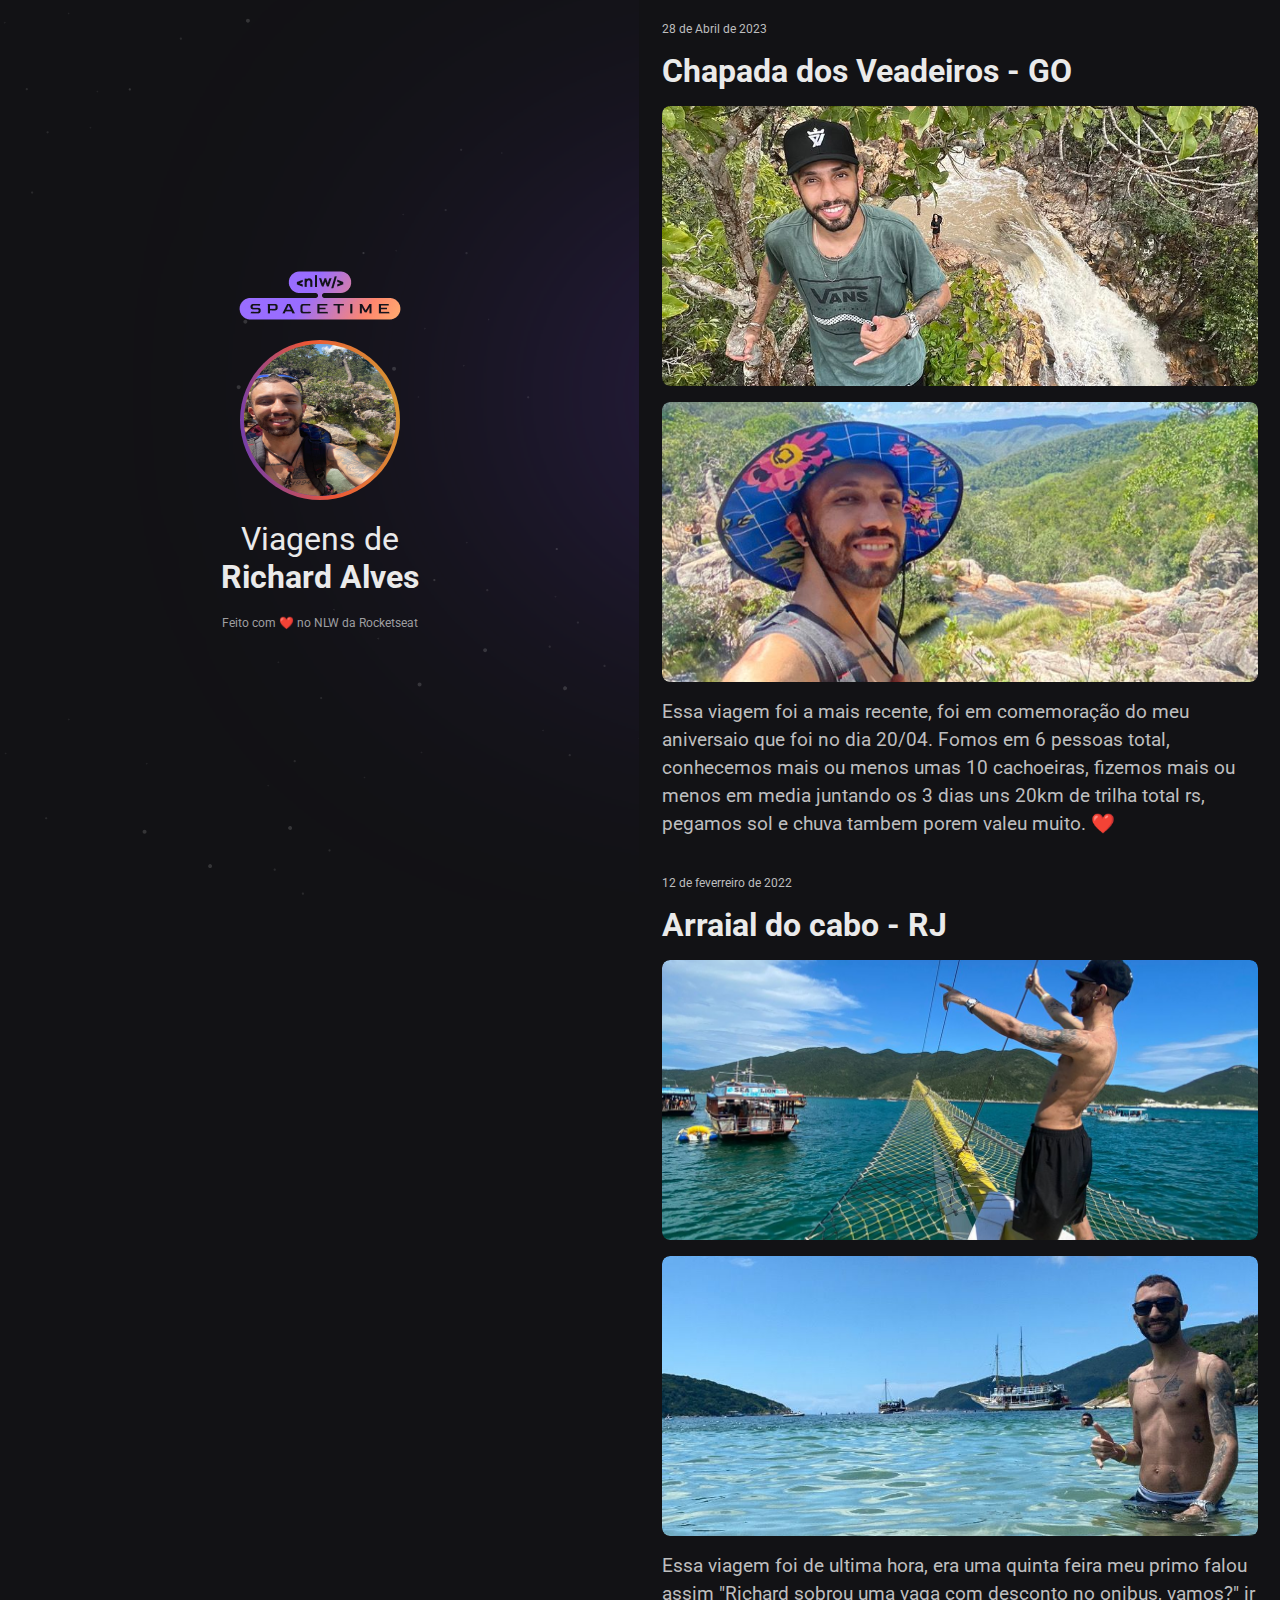
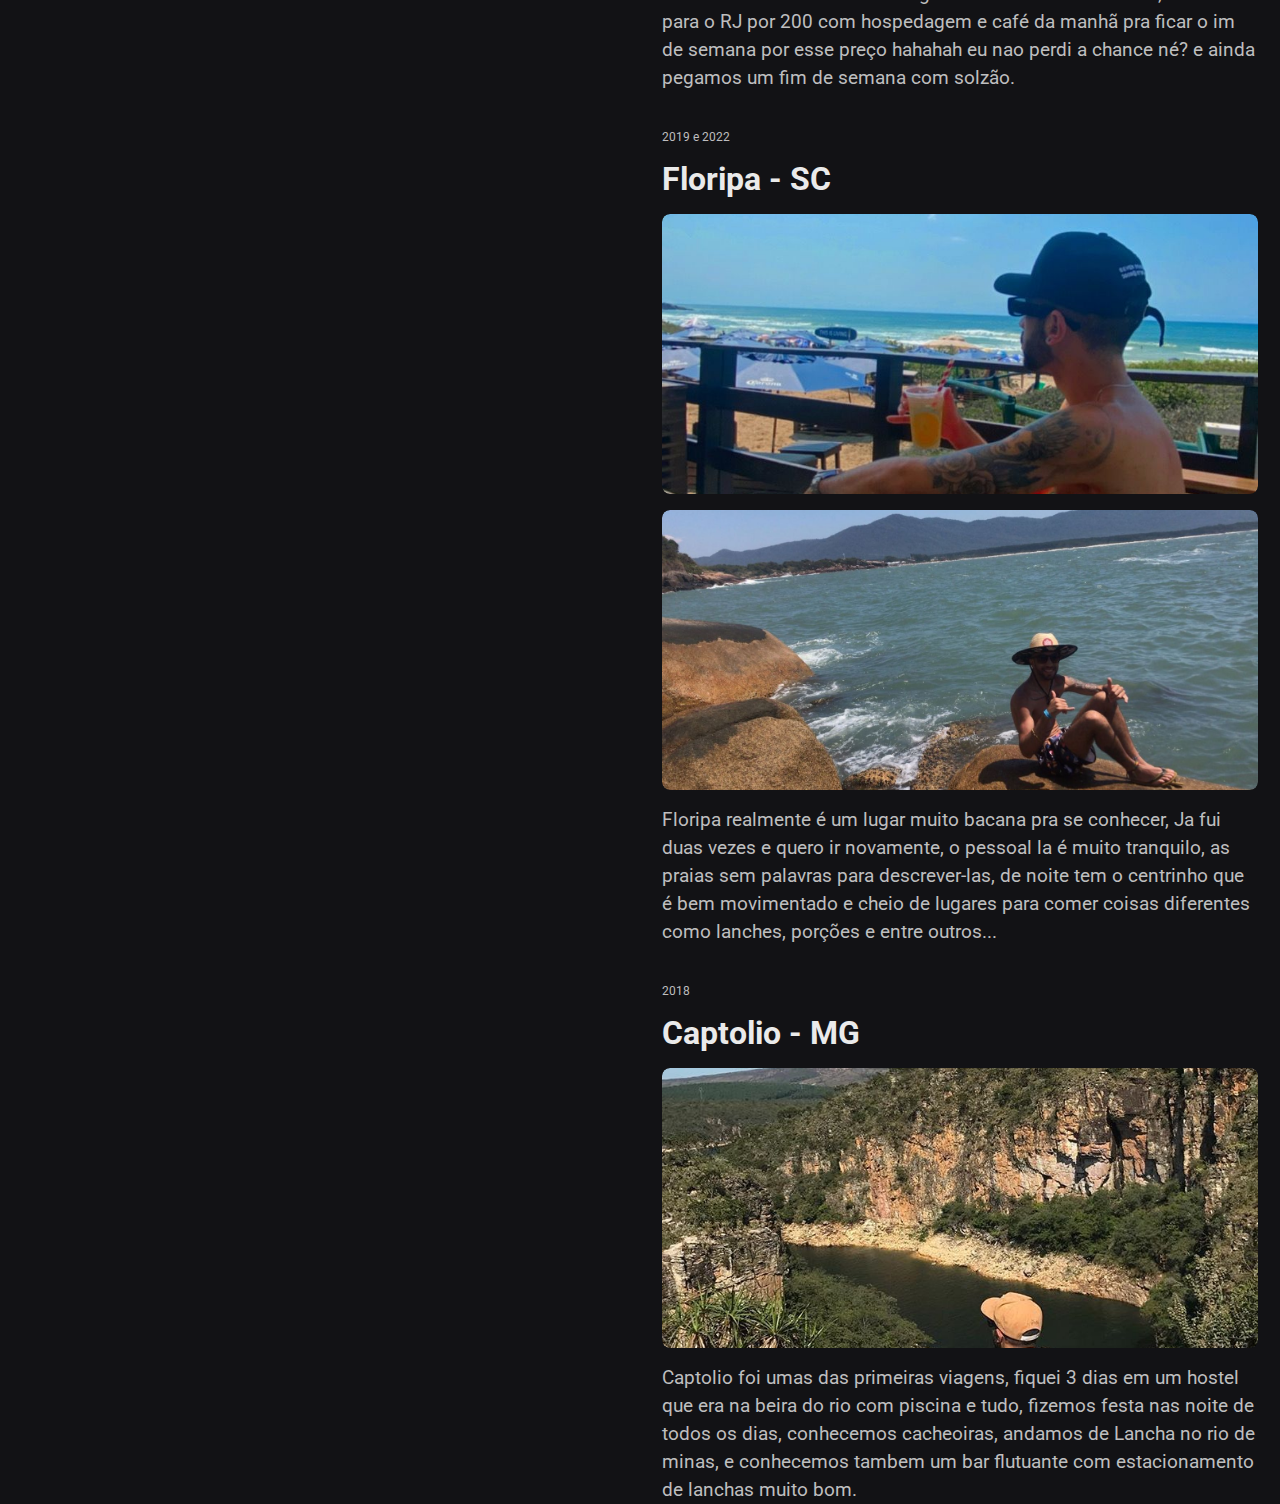
<file: index.html>
<!DOCTYPE html>
<html lang="pt-br">
  <head>
    <meta charset="UTF-8" />
    <meta http-equiv="X-UA-Compatible" content="IE=edge" />
    <meta name="viewport" content="width=device-width, initial-scale=1.0" />

    <link rel="preconnect" href="https://fonts.googleapis.com" />
    <link rel="preconnect" href="https://fonts.gstatic.com" crossorigin />
    <link
      href="https://fonts.googleapis.com/css2?family=Roboto:wght@400;700&display=swap"
      rel="stylesheet"
    />

    <link rel="icon" type="image/png" href="./assets/favicon.png" />

    <link rel="stylesheet" href="./styles.css" />

    <title>NLW Spcatime</title>
  </head>
  <body>
    <aside>
      <img src="./assets/logo.png" alt="Logo NLW Spcatime" />
      <img
        src="./assets/WhatsApp Image 2023-05-18 at 18.07.32.jpeg"
        alt="Foto do Richard"
      />

      <p>
        Viagens de<br />
        <strong>Richard Alves</strong>
      </p>

      <span>Feito com ❤️ no NLW da Rocketseat</span>
    </aside>

    <nav>
      <a
        href="https://www.instagram.com/stories/highlights/17990586043937380/"
        target="_blank"
        class="memory"
      >
        <small>28 de Abril de 2023</small>
        <h1>Chapada dos Veadeiros - GO</h1>
        <div>
          <img
            src="./assets/WhatsApp Image 2023-05-18 at 18.17.21 (1).jpeg"
            alt="Eu na Cachoeira de 90Metros de altura"
          />
        </div>

        <div>
          <img
            src="./assets/WhatsApp Image 2023-05-18 at 18.17.22.jpeg"
            alt=""
          />
        </div>
        <p>
          Essa viagem foi a mais recente, foi em comemoração do meu aniversaio
          que foi no dia 20/04. Fomos em 6 pessoas total, conhecemos mais ou
          menos umas 10 cachoeiras, fizemos mais ou menos em media juntando os 3
          dias uns 20km de trilha total rs, pegamos sol e chuva tambem porem
          valeu muito. ❤️
        </p>
      </a>
      <br /><br />
      <a
        href="https://www.instagram.com/stories/highlights/17952354130047499/"
        target="_blank"
        class="memory"
      >
        <small>12 de feverreiro de 2022</small>
        <h1>Arraial do cabo - RJ</h1>
        <div>
          <img src="./assets/Arraial p 2.jpeg" alt="Escuna" />
        </div>
        <div>
          <img src="./assets/arraial p 3.jpeg" alt="" />
        </div>
        <p>
          Essa viagem foi de ultima hora, era uma quinta feira meu primo falou
          assim "Richard sobrou uma vaga com desconto no onibus, vamos?" ir para
          o RJ por 200 com hospedagem e café da manhã pra ficar o im de semana
          por esse preço hahahah eu nao perdi a chance né? e ainda pegamos um
          fim de semana com solzão.
        </p>
      </a>
      <br /><br />
      <a
        href="https://www.instagram.com/stories/highlights/18073827655131675/"
        target="_blank"
        class="memory"
      >
        <small>2019 e 2022</small>
        <h1>Floripa - SC</h1>
        <div>
          <img src="./assets/Floripa (4).jpeg" alt="Floripa" />
        </div>
        <div>
          <img src="./assets/Floripa (2).jpeg" alt="" />
        </div>
        <p>
          Floripa realmente é um lugar muito bacana pra se conhecer, Ja fui duas
          vezes e quero ir novamente, o pessoal la é muito tranquilo, as praias
          sem palavras para descrever-las, de noite tem o centrinho que é bem
          movimentado e cheio de lugares para comer coisas diferentes como
          lanches, porções e entre outros...
        </p>
      </a>
      <br /><br />
      <a
        href="https://www.instagram.com/stories/highlights/17947506247034987/"
        target="_blank"
        class="memory"
      >
        <small>2018</small>
        <h1>Captolio - MG</h1>
        <div>
          <img src="./assets/cap (2).jpeg" alt="Floripa" />
        </div>
        <p>
          Captolio foi umas das primeiras viagens, fiquei 3 dias em um hostel
          que era na beira do rio com piscina e tudo, fizemos festa nas noite de
          todos os dias, conhecemos cacheoiras, andamos de Lancha no rio de
          minas, e conhecemos tambem um bar flutuante com estacionamento de
          lanchas muito bom.
        </p>
      </a>
    </nav>
  </body>
</html>
</file>
<file: styles.css>
* {
  margin: 0;
  padding: 0;
  box-sizing: border-box;
}

:root {
  font-size: 16px;
}

::-webkit-scrollbar {
  width: 8px;
}

::-webkit-scrollbar-track {
  background-color: #2c2c31;
}

::-webkit-scrollbar-thumb {
  background-color: #9e9ea0;
}

@keyframes entering {
  from {
    opacity: 0;
    transform: translate(-200px);
  }
  to {
    opacity: 1;
    transform: translate(0);
  }
}

body {
  background-color: #121215;
  color: #eaeaea;

  font-family: "Roboto", sans-serif;

  display: grid;
  grid-template-areas: "profile timeline";
  grid-template-columns: 1fr 1fr;
  grid-template-rows: 100vh;
}

nav {
  padding: 64px;
  grid-area: timeline;

  overflow-y: scroll;
  animation: entering 0.7s ease-in-out;
}

.memory {
  display: flex;
  flex-direction: column;
  gap: 16px;

  text-decoration: none;
}

.memory small {
  color: #bebebf;
  font-size: 0.75rem;
}

.memory h1 {
  font-size: 2rem;
  color: #eaeaea;
}

.memory img {
  width: 100%;
  height: 280px;
  object-fit: cover;
  border-radius: 8px;

  transition: transform 0.3s ease-in-out;
}

.memory div {
  width: 100%;
  height: 280px;
  overflow: hidden;
  border-radius: 8px;
}

.memory:hover img {
  transform: scale(1.1);
  border-radius: 8px;
}

.memory p {
  font-size: 1.2rem;
  color: #bebebf;
  line-height: 28px;
}

aside {
  grid-area: profile;

  display: flex;
  flex-direction: column;
  align-items: center;
  justify-content: center;
  gap: 20px;

  border-right: 1px solid;
  border-image: linear-gradient(#727275, #2c2c31);

  background-image: url(./assets/Group\ 6805.png);
  background-image: url(./assets/FundoRoxo.svg);
  background-position: top right;
  background-repeat: no-repeat;
  background-size: auto 100%;
}

aside * {
  animation: entering 0.7s ease-in-out;
}

aside img:nth-child(2) {
  width: 160px;
  height: 160px;
  border-radius: 50%;

  border: 4px solid transparent;
  background: linear-gradient(#d39e33, #ed5636, #633bbc) padding-box,
    linear-gradient(260deg, #d39e33, #ed5636, #633bbc) border-box;
}

aside p {
  font-size: 2rem;
  text-align: center;
}

aside span {
  font-size: 0.75rem;
  color: #9e9ea0;
}

@media (max-wid: 768px) {
  :root {
    font-size: 14px;
  }

  body {
    grid-template-columns: 1fr;
    grid-template-rows: 0.2fr 0.8fr;
    grid-template-areas:
      "profile"
      "timeline";
  }

  aside {
    border-right: none;
    padding: 32px 12px;
  }
}

nav {
  overflow-y: visible;
  padding: 22px;
}
</file>
